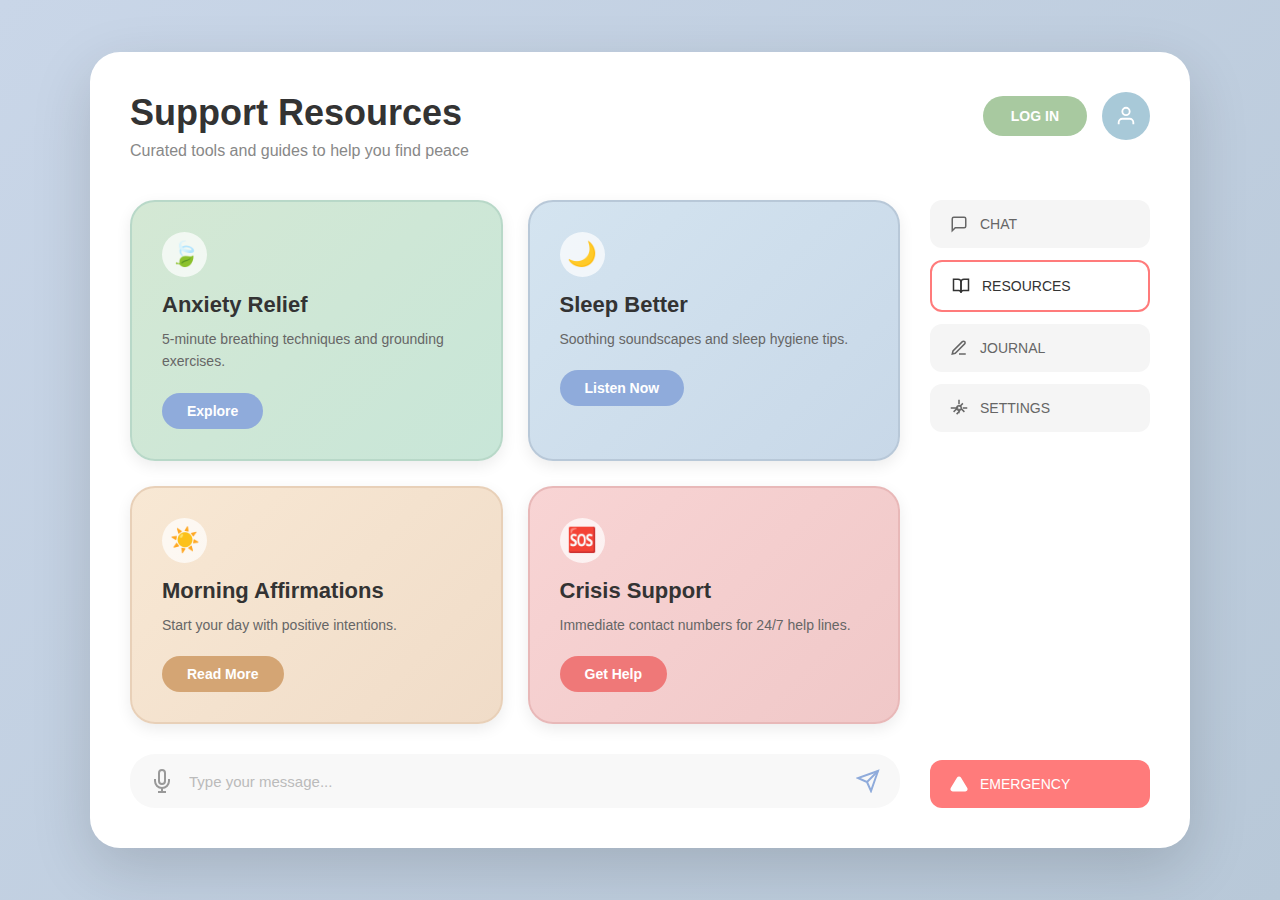
<file: resources.html>
<!DOCTYPE html>
<html lang="en">

<head>
    <meta charset="UTF-8">
    <meta name="viewport" content="width=device-width, initial-scale=1.0">
    <title>Support Resources - MindBloom</title>
    <style>
        * {
            margin: 0;
            padding: 0;
            box-sizing: border-box;
        }

        body {
            font-family: 'Segoe UI', Tahoma, Geneva, Verdana, sans-serif;
            background: linear-gradient(135deg, #c9d6e8 0%, #b8c8d8 100%);
            min-height: 100vh;
            display: flex;
            align-items: center;
            justify-content: center;
            padding: 20px;
        }

        .container {
            background: #ffffff;
            border-radius: 30px;
            box-shadow: 0 20px 60px rgba(0, 0, 0, 0.15);
            max-width: 1100px;
            width: 100%;
            padding: 40px;
        }

        .header {
            display: flex;
            justify-content: space-between;
            align-items: flex-start;
            margin-bottom: 40px;
        }

        .title-section h1 {
            font-size: 36px;
            font-weight: 700;
            color: #333;
            margin-bottom: 8px;
        }

        .title-section p {
            font-size: 16px;
            color: #888;
        }

        .header-buttons {
            display: flex;
            gap: 15px;
            align-items: center;
        }

        .login-btn {
            background: #a8c9a0;
            color: white;
            padding: 12px 28px;
            border: none;
            border-radius: 25px;
            font-size: 14px;
            font-weight: 600;
            cursor: pointer;
            transition: all 0.3s ease;
        }

        .login-btn:hover {
            transform: translateY(-2px);
            box-shadow: 0 5px 15px rgba(168, 201, 160, 0.4);
        }

        .profile-btn {
            width: 48px;
            height: 48px;
            background: #a8c9d8;
            border-radius: 50%;
            display: flex;
            align-items: center;
            justify-content: center;
            cursor: pointer;
            transition: all 0.3s ease;
            border: none;
        }

        .profile-btn:hover {
            transform: scale(1.1);
        }

        .main-content {
            display: flex;
            gap: 30px;
        }

        .resources-section {
            flex: 1;
        }

        .resources-grid {
            display: grid;
            grid-template-columns: repeat(2, 1fr);
            gap: 25px;
            margin-bottom: 30px;
        }

        .resource-card {
            padding: 30px;
            border-radius: 25px;
            box-shadow: 0 5px 15px rgba(0, 0, 0, 0.08);
            transition: all 0.3s ease;
            cursor: pointer;
            position: relative;
        }

        .resource-card:hover {
            transform: translateY(-5px);
            box-shadow: 0 10px 25px rgba(0, 0, 0, 0.15);
        }

        .resource-card.anxiety {
            background: linear-gradient(135deg, #d4e8d4 0%, #c8e6d8 100%);
            border: 2px solid #b8d8c8;
        }

        .resource-card.sleep {
            background: linear-gradient(135deg, #d4e4f0 0%, #c8d8e8 100%);
            border: 2px solid #b8c8d8;
        }

        .resource-card.affirmations {
            background: linear-gradient(135deg, #f8e8d4 0%, #f0dcc8 100%);
            border: 2px solid #e8d0b8;
        }

        .resource-card.crisis {
            background: linear-gradient(135deg, #f8d4d4 0%, #f0c8c8 100%);
            border: 2px solid #e8b8b8;
        }

        .resource-icon {
            width: 45px;
            height: 45px;
            background: rgba(255, 255, 255, 0.7);
            border-radius: 50%;
            display: flex;
            align-items: center;
            justify-content: center;
            font-size: 24px;
            margin-bottom: 15px;
        }

        .resource-card h3 {
            font-size: 22px;
            font-weight: 600;
            color: #333;
            margin-bottom: 10px;
        }

        .resource-card p {
            font-size: 14px;
            color: #666;
            line-height: 1.6;
            margin-bottom: 20px;
        }

        .resource-btn {
            padding: 10px 25px;
            border: none;
            border-radius: 20px;
            font-size: 14px;
            font-weight: 600;
            cursor: pointer;
            transition: all 0.3s ease;
        }

        .resource-btn.explore {
            background: #8fabdb;
            color: white;
        }

        .resource-btn.listen {
            background: #8fabdb;
            color: white;
        }

        .resource-btn.read {
            background: #d4a574;
            color: white;
        }

        .resource-btn.help {
            background: #ef7878;
            color: white;
        }

        .resource-btn:hover {
            transform: translateY(-2px);
            box-shadow: 0 5px 15px rgba(0, 0, 0, 0.2);
        }

        .sidebar {
            width: 220px;
            display: flex;
            flex-direction: column;
            gap: 12px;
        }

        .sidebar-item {
            background: #f5f5f5;
            padding: 15px 20px;
            border-radius: 12px;
            display: flex;
            align-items: center;
            gap: 12px;
            cursor: pointer;
            transition: all 0.3s ease;
            font-size: 14px;
            color: #666;
            font-weight: 500;
        }

        .sidebar-item:hover {
            background: #e8e8e8;
            transform: translateX(-5px);
        }

        .sidebar-item.active {
            background: #fff;
            border: 2px solid #ff7b7b;
            color: #333;
        }

        .sidebar-item.emergency {
            background: #ff7b7b;
            color: white;
            margin-top: auto;
        }

        .sidebar-item.emergency:hover {
            background: #ff6565;
        }

        .icon {
            width: 18px;
            height: 18px;
        }

        .input-area {
            display: flex;
            align-items: center;
            gap: 15px;
            background: #f8f8f8;
            padding: 15px 20px;
            border-radius: 25px;
            margin-top: 20px;
        }

        .mic-icon {
            width: 24px;
            height: 24px;
            color: #999;
            cursor: pointer;
        }

        .input-field {
            flex: 1;
            border: none;
            outline: none;
            font-size: 15px;
            color: #555;
            background: transparent;
        }

        .input-field::placeholder {
            color: #bbb;
        }

        .send-icon {
            width: 24px;
            height: 24px;
            color: #8fabdb;
            cursor: pointer;
            transition: transform 0.3s ease;
        }

        .send-icon:hover {
            transform: translateX(3px);
        }

        /* Modal Styles */
        .modal {
            display: none;
            position: fixed;
            top: 0;
            left: 0;
            width: 100%;
            height: 100%;
            background: rgba(0, 0, 0, 0.5);
            z-index: 1000;
            align-items: center;
            justify-content: center;
        }

        .modal.show {
            display: flex;
        }

        .modal-content {
            background: white;
            padding: 40px;
            border-radius: 25px;
            max-width: 600px;
            width: 90%;
            max-height: 80vh;
            overflow-y: auto;
            box-shadow: 0 20px 60px rgba(0, 0, 0, 0.3);
        }

        .modal-header {
            display: flex;
            justify-content: space-between;
            align-items: center;
            margin-bottom: 20px;
        }

        .modal-header h2 {
            font-size: 28px;
            color: #333;
        }

        .close-btn {
            font-size: 32px;
            color: #999;
            cursor: pointer;
            border: none;
            background: none;
            line-height: 1;
        }

        .close-btn:hover {
            color: #333;
        }

        .tip-item {
            background: #f8f8f8;
            padding: 20px;
            border-radius: 15px;
            margin-bottom: 15px;
            border-left: 4px solid #8fabdb;
        }

        .tip-item h4 {
            font-size: 18px;
            color: #333;
            margin-bottom: 8px;
        }

        .tip-item p {
            font-size: 14px;
            color: #666;
            line-height: 1.6;
        }

        @media (max-width: 968px) {
            .main-content {
                flex-direction: column-reverse;
            }

            .sidebar {
                width: 100%;
                flex-direction: row;
                flex-wrap: wrap;
            }

            .sidebar-item {
                flex: 1;
                min-width: 140px;
            }

            .sidebar-item.emergency {
                margin-top: 0;
            }

            .resources-grid {
                grid-template-columns: 1fr;
            }
        }

        @media (max-width: 600px) {
            .container {
                padding: 25px;
            }

            .title-section h1 {
                font-size: 28px;
            }
        }
    </style>
</head>

<body>
    <div class="container">
        <div class="header">
            <div class="title-section">
                <h1>Support Resources</h1>
                <p>Curated tools and guides to help you find peace</p>
            </div>
            <div class="header-buttons">
                <button class="login-btn">LOG IN</button>
                <button class="profile-btn">
                    <svg width="22" height="22" viewBox="0 0 24 24" fill="none" stroke="white" stroke-width="2">
                        <path d="M20 21v-2a4 4 0 0 0-4-4H8a4 4 0 0 0-4 4v2"></path>
                        <circle cx="12" cy="7" r="4"></circle>
                    </svg>
                </button>
            </div>
        </div>

        <div class="main-content">
            <div class="resources-section">
                <div class="resources-grid">
                    <div class="resource-card anxiety" onclick="openModal('anxiety')">
                        <div class="resource-icon">🍃</div>
                        <h3>Anxiety Relief</h3>
                        <p>5-minute breathing techniques and grounding exercises.</p>
                        <button class="resource-btn explore">Explore</button>
                    </div>

                    <div class="resource-card sleep" onclick="openModal('sleep')">
                        <div class="resource-icon">🌙</div>
                        <h3>Sleep Better</h3>
                        <p>Soothing soundscapes and sleep hygiene tips.</p>
                        <button class="resource-btn listen">Listen Now</button>
                    </div>

                    <div class="resource-card affirmations" onclick="openModal('affirmations')">
                        <div class="resource-icon">☀️</div>
                        <h3>Morning Affirmations</h3>
                        <p>Start your day with positive intentions.</p>
                        <button class="resource-btn read">Read More</button>
                    </div>

                    <div class="resource-card crisis" onclick="openModal('crisis')">
                        <div class="resource-icon">🆘</div>
                        <h3>Crisis Support</h3>
                        <p>Immediate contact numbers for 24/7 help lines.</p>
                        <button class="resource-btn help">Get Help</button>
                    </div>
                </div>

                <div class="input-area">
                    <svg class="mic-icon" viewBox="0 0 24 24" fill="none" stroke="currentColor" stroke-width="2">
                        <path d="M12 1a3 3 0 0 0-3 3v8a3 3 0 0 0 6 0V4a3 3 0 0 0-3-3z"></path>
                        <path d="M19 10v2a7 7 0 0 1-14 0v-2"></path>
                        <line x1="12" y1="19" x2="12" y2="23"></line>
                        <line x1="8" y1="23" x2="16" y2="23"></line>
                    </svg>
                    <input type="text" class="input-field" placeholder="Type your message...">
                    <svg class="send-icon" viewBox="0 0 24 24" fill="none" stroke="currentColor" stroke-width="2">
                        <line x1="22" y1="2" x2="11" y2="13"></line>
                        <polygon points="22 2 15 22 11 13 2 9 22 2"></polygon>
                    </svg>
                </div>
            </div>

            <div class="sidebar">
                <div class="sidebar-item">
                    <svg class="icon" viewBox="0 0 24 24" fill="none" stroke="currentColor" stroke-width="2">
                        <path d="M21 15a2 2 0 0 1-2 2H7l-4 4V5a2 2 0 0 1 2-2h14a2 2 0 0 1 2 2z"></path>
                    </svg>
                    <span>CHAT</span>
                </div>
                <div class="sidebar-item active">
                    <svg class="icon" viewBox="0 0 24 24" fill="none" stroke="currentColor" stroke-width="2">
                        <path d="M2 3h6a4 4 0 0 1 4 4v14a3 3 0 0 0-3-3H2z"></path>
                        <path d="M22 3h-6a4 4 0 0 0-4 4v14a3 3 0 0 1 3-3h7z"></path>
                    </svg>
                    <span>RESOURCES</span>
                </div>
                <div class="sidebar-item">
                    <svg class="icon" viewBox="0 0 24 24" fill="none" stroke="currentColor" stroke-width="2">
                        <path d="M12 20h9"></path>
                        <path d="M16.5 3.5a2.121 2.121 0 0 1 3 3L7 19l-4 1 1-4L16.5 3.5z"></path>
                    </svg>
                    <span>JOURNAL</span>
                </div>
                <div class="sidebar-item">
                    <svg class="icon" viewBox="0 0 24 24" fill="none" stroke="currentColor" stroke-width="2">
                        <circle cx="12" cy="12" r="3"></circle>
                        <path
                            d="M12 1v6m0 6v6m5.2-13.2l-4.2 4.2m0 6l-4.2 4.2M23 12h-6m-6 0H1m18.2 5.2l-4.2-4.2m-6 0l-4.2 4.2">
                        </path>
                    </svg>
                    <span>SETTINGS</span>
                </div>
                <div class="sidebar-item emergency" onclick="openModal('crisis')">
                    <svg class="icon" viewBox="0 0 24 24" fill="white" stroke="white" stroke-width="2">
                        <path
                            d="M10.29 3.86L1.82 18a2 2 0 0 0 1.71 3h16.94a2 2 0 0 0 1.71-3L13.71 3.86a2 2 0 0 0-3.42 0z">
                        </path>
                        <line x1="12" y1="9" x2="12" y2="13"></line>
                        <line x1="12" y1="17" x2="12.01" y2="17"></line>
                    </svg>
                    <span>EMERGENCY</span>
                </div>
            </div>
        </div>
    </div>

    <!-- Modals -->
    <div id="anxietyModal" class="modal">
        <div class="modal-content">
            <div class="modal-header">
                <h2>🍃 Anxiety Relief Tips</h2>
                <button class="close-btn" onclick="closeModal('anxietyModal')">&times;</button>
            </div>
            <div class="tip-item">
                <h4>4-7-8 Breathing Technique</h4>
                <p>Breathe in for 4 seconds, hold for 7 seconds, exhale for 8 seconds. Repeat 4 times to calm your
                    nervous system.</p>
            </div>
            <div class="tip-item">
                <h4>5-4-3-2-1 Grounding Exercise</h4>
                <p>Name 5 things you see, 4 things you can touch, 3 things you hear, 2 things you smell, and 1 thing you
                    taste.</p>
            </div>
            <div class="tip-item">
                <h4>Progressive Muscle Relaxation</h4>
                <p>Tense and relax each muscle group starting from your toes to your head. Hold tension for 5 seconds,
                    then release.</p>
            </div>
            <div class="tip-item">
                <h4>Box Breathing</h4>
                <p>Inhale for 4 counts, hold for 4, exhale for 4, hold for 4. Visualize tracing a box as you breathe.
                </p>
            </div>
            <div class="tip-item">
                <h4>Mindful Walking</h4>
                <p>Take a 5-minute walk focusing on each step, the sensation of your feet touching the ground, and your
                    surroundings.</p>
            </div>
        </div>
    </div>

    <div id="sleepModal" class="modal">
        <div class="modal-content">
            <div class="modal-header">
                <h2>🌙 Sleep Better Tips</h2>
                <button class="close-btn" onclick="closeModal('sleepModal')">&times;</button>
            </div>
            <div class="tip-item">
                <h4>Consistent Sleep Schedule</h4>
                <p>Go to bed and wake up at the same time every day, even on weekends. This regulates your body's
                    internal clock.</p>
            </div>
            <div class="tip-item">
                <h4>Create a Bedtime Routine</h4>
                <p>Develop relaxing pre-sleep rituals like reading, gentle stretching, or listening to calming music 30
                    minutes before bed.</p>
            </div>
            <div class="tip-item">
                <h4>Optimize Your Sleep Environment</h4>
                <p>Keep your bedroom cool (60-67°F), dark, and quiet. Use blackout curtains and white noise if needed.
                </p>
            </div>
            <div class="tip-item">
                <h4>Limit Screen Time</h4>
                <p>Avoid screens 1-2 hours before bed. Blue light suppresses melatonin production and disrupts sleep
                    patterns.</p>
            </div>
            <div class="tip-item">
                <h4>Body Scan Meditation</h4>
                <p>Lie down and mentally scan your body from toes to head, releasing tension in each area as you go.</p>
            </div>
        </div>
    </div>

    <div id="affirmationsModal" class="modal">
        <div class="modal-content">
            <div class="modal-header">
                <h2>☀️ Morning Affirmations</h2>
                <button class="close-btn" onclick="closeModal('affirmationsModal')">&times;</button>
            </div>
            <div class="tip-item">
                <h4>"I am capable and strong"</h4>
                <p>Remind yourself of your inner strength and ability to handle whatever the day brings.</p>
            </div>
            <div class="tip-item">
                <h4>"Today is full of possibilities"</h4>
                <p>Open your mind to the opportunities and positive experiences that await you.</p>
            </div>
            <div class="tip-item">
                <h4>"I choose peace and calmness"</h4>
                <p>Set an intention to respond to challenges with grace and composure.</p>
            </div>
            <div class="tip-item">
                <h4>"I am worthy of good things"</h4>
                <p>Acknowledge your inherent value and deserve happiness and success.</p>
            </div>
            <div class="tip-item">
                <h4>"I release what I cannot control"</h4>
                <p>Let go of worries about things outside your influence and focus on what you can change.</p>
            </div>
            <div class="tip-item">
                <h4>"I am grateful for this new day"</h4>
                <p>Start with gratitude for the opportunity to experience life and grow.</p>
            </div>
        </div>
    </div>

    <div id="crisisModal" class="modal">
        <div class="modal-content">
            <div class="modal-header">
                <h2>🆘 Crisis Support</h2>
                <button class="close-btn" onclick="closeModal('crisisModal')">&times;</button>
            </div>
            <div class="tip-item">
                <h4>National Suicide Prevention Lifeline</h4>
                <p><strong>988</strong> - Available 24/7 for free and confidential support for people in distress.</p>
            </div>
            <div class="tip-item">
                <h4>Crisis Text Line</h4>
                <p><strong>Text HOME to 741741</strong> - Connect with a crisis counselor via text message, 24/7.</p>
            </div>
            <div class="tip-item">
                <h4>SAMHSA National Helpline</h4>
                <p><strong>1-800-662-4357</strong> - Treatment referral and information service for mental health and
                    substance abuse.</p>
            </div>
            <div class="tip-item">
                <h4>Veterans Crisis Line</h4>
                <p><strong>1-800-273-8255 (Press 1)</strong> - Specialized support for veterans and their families.</p>
            </div>
            <div class="tip-item">
                <h4>Emergency Services</h4>
                <p><strong>911</strong> - For immediate life-threatening emergencies, don't hesitate to call.</p>
            </div>
            <div class="tip-item">
                <h4>Remember</h4>
                <p>You are not alone. Help is available 24/7. Your life matters, and there are people who care about
                    you.</p>
            </div>
        </div>
    </div>

    <script>
        function openModal(type) {
            const modals = {
                'anxiety': 'anxietyModal',
                'sleep': 'sleepModal',
                'affirmations': 'affirmationsModal',
                'crisis': 'crisisModal'
            };

            const modalId = modals[type];
            if (modalId) {
                document.getElementById(modalId).classList.add('show');
            }
        }

        function closeModal(modalId) {
            document.getElementById(modalId).classList.remove('show');
        }

        // Close modal when clicking outside
        window.onclick = function (event) {
            if (event.target.classList.contains('modal')) {
                event.target.classList.remove('show');
            }
        }

        // Sidebar navigation
        document.querySelectorAll('.sidebar-item:not(.emergency)').forEach(item => {
            item.addEventListener('click', function () {
                const text = this.textContent.trim();
                if (text !== 'RESOURCES') {
                    console.log('Navigating to: ' + text);
                    alert('Navigating to ' + text + ' page...');
                }
            });
        });

        // Input area functionality
        const sendIcon = document.querySelector('.send-icon');
        const inputField = document.querySelector('.input-field');

        sendIcon.addEventListener('click', function () {
            if (inputField.value.trim()) {
                alert('Message sent: ' + inputField.value);
                inputField.value = '';
            }
        });

        inputField.addEventListener('keypress', function (e) {
            if (e.key === 'Enter' && inputField.value.trim()) {
                alert('Message sent: ' + inputField.value);
                inputField.value = '';
            }
        });

        // Login button
        document.querySelector('.login-btn').addEventListener('click', function () {
            alert('Redirecting to login page...');
        });

        // Profile button
        document.querySelector('.profile-btn').addEventListener('click', function () {
            alert('Opening profile...');
        });
        function goChat() {
            window.location.href = "index.html";
        }

        function goJournal() {
            window.location.href = "journal.html";
        }

        function goSettings() {
            window.location.href = "account.html";
        }

        function goLogin() {
            window.location.href = "login.html";
        }
    </script>
</body>

</html>
</file>
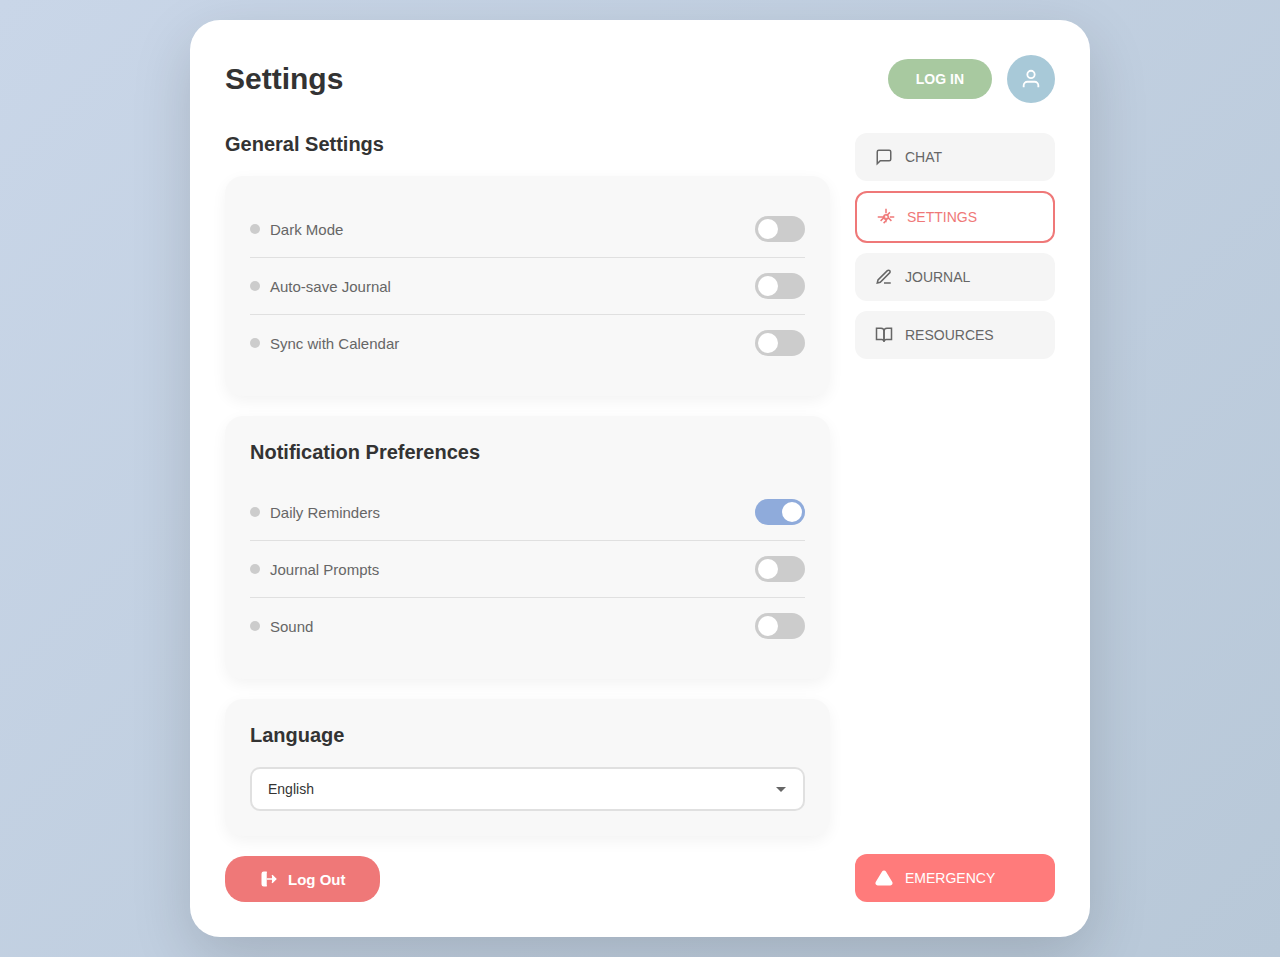
<file: setting.html>
<!DOCTYPE html>
<html lang="en">

<head>
    <meta charset="UTF-8">
    <meta name="viewport" content="width=device-width, initial-scale=1.0">
    <title>Settings - MindBloom</title>
    <style>
        * {
            margin: 0;
            padding: 0;
            box-sizing: border-box;
        }

        :root {
            --bg-gradient: linear-gradient(135deg, #c9d6e8 0%, #b8c8d8 100%);
            --card-bg: #f8f8f8;
            --white: #ffffff;
            --text: #333;
            --text-secondary: #666;
            --border: #e0e0e0;
        }

        body {
            font-family: 'Segoe UI', Tahoma, Geneva, Verdana, sans-serif;
            background: var(--bg-gradient);
            min-height: 100vh;
            display: flex;
            align-items: center;
            justify-content: center;
            padding: 20px;
            transition: all 0.3s ease;
        }

        body.dark {
            --bg-gradient: linear-gradient(135deg, #1a1a2e 0%, #16213e 100%);
            --card-bg: #2a2a3e;
            --white: #1e1e2e;
            --text: #f5f5f5;
            --text-secondary: #aaa;
            --border: #3a3a4e;
        }

        .container {
            background: var(--white);
            border-radius: 30px;
            box-shadow: 0 20px 60px rgba(0, 0, 0, 0.15);
            max-width: 900px;
            width: 100%;
            padding: 35px;
        }

        .header {
            display: flex;
            justify-content: space-between;
            align-items: center;
            margin-bottom: 30px;
        }

        .title {
            font-size: 30px;
            font-weight: 700;
            color: var(--text);
        }

        .header-buttons {
            display: flex;
            gap: 15px;
            align-items: center;
        }

        .login-btn {
            background: #a8c9a0;
            color: white;
            padding: 12px 28px;
            border: none;
            border-radius: 25px;
            font-size: 14px;
            font-weight: 600;
            cursor: pointer;
            transition: all 0.3s ease;
        }

        .login-btn:hover {
            transform: translateY(-2px);
            box-shadow: 0 5px 15px rgba(168, 201, 160, 0.4);
        }

        .profile-btn {
            width: 48px;
            height: 48px;
            background: #a8c9d8;
            border-radius: 50%;
            display: flex;
            align-items: center;
            justify-content: center;
            cursor: pointer;
            transition: all 0.3s ease;
            border: none;
        }

        .profile-btn:hover {
            transform: scale(1.1);
        }

        .main-content {
            display: flex;
            gap: 25px;
        }

        .settings-section {
            flex: 1;
        }

        .section-title {
            font-size: 20px;
            font-weight: 600;
            color: var(--text);
            margin-bottom: 20px;
        }

        .settings-card {
            background: var(--card-bg);
            padding: 25px;
            border-radius: 18px;
            box-shadow: 0 5px 15px rgba(0, 0, 0, 0.05);
            margin-bottom: 20px;
        }

        .settings-row {
            display: flex;
            justify-content: space-between;
            align-items: center;
            padding: 15px 0;
            border-bottom: 1px solid var(--border);
        }

        .settings-row:last-child {
            border-bottom: none;
        }

        .settings-label {
            color: var(--text-secondary);
            font-size: 15px;
            display: flex;
            align-items: center;
            gap: 10px;
        }

        .settings-label::before {
            content: '';
            width: 10px;
            height: 10px;
            background: #ccc;
            border-radius: 50%;
        }

        /* Toggle Switch */
        .toggle-switch {
            position: relative;
            width: 50px;
            height: 26px;
            background: #ccc;
            border-radius: 13px;
            cursor: pointer;
            transition: background 0.3s ease;
        }

        .toggle-switch.active {
            background: #8fabdb;
        }

        .toggle-slider {
            position: absolute;
            top: 3px;
            left: 3px;
            width: 20px;
            height: 20px;
            background: white;
            border-radius: 50%;
            transition: transform 0.3s ease;
        }

        .toggle-switch.active .toggle-slider {
            transform: translateX(24px);
        }

        .language-select {
            width: 100%;
            padding: 12px 16px;
            border: 2px solid var(--border);
            border-radius: 10px;
            font-size: 14px;
            background: var(--white);
            color: var(--text);
            cursor: pointer;
            appearance: none;
            background-image: url("data:image/svg+xml,%3Csvg xmlns='http://www.w3.org/2000/svg' width='12' height='12' viewBox='0 0 12 12'%3E%3Cpath fill='%23666' d='M6 9L1 4h10z'/%3E%3C/svg%3E");
            background-repeat: no-repeat;
            background-position: right 16px center;
            transition: all 0.3s ease;
        }

        .language-select:focus {
            outline: none;
            border-color: #8fabdb;
        }

        .logout-btn {
            background: #ef7878;
            color: white;
            padding: 14px 35px;
            border: none;
            border-radius: 20px;
            font-size: 15px;
            font-weight: 600;
            cursor: pointer;
            transition: all 0.3s ease;
            display: flex;
            align-items: center;
            gap: 10px;
            margin-top: 20px;
        }

        .logout-btn:hover {
            background: #e66565;
            transform: translateY(-2px);
            box-shadow: 0 5px 15px rgba(239, 120, 120, 0.4);
        }

        .sidebar {
            width: 200px;
            display: flex;
            flex-direction: column;
            gap: 10px;
        }

        .sidebar-item {
            background: #f5f5f5;
            padding: 15px 20px;
            border-radius: 12px;
            display: flex;
            align-items: center;
            gap: 12px;
            cursor: pointer;
            transition: all 0.3s ease;
            font-size: 14px;
            color: #666;
            font-weight: 500;
        }

        .sidebar-item:hover {
            background: #e8e8e8;
            transform: translateX(-5px);
        }

        .sidebar-item.active {
            background: #fff;
            border: 2px solid #ef7878;
            color: #ef7878;
        }

        .sidebar-item.emergency {
            background: #ff7b7b;
            color: white;
            margin-top: auto;
        }

        .sidebar-item.emergency:hover {
            background: #ff6565;
        }

        .icon {
            width: 18px;
            height: 18px;
        }

        @media (max-width: 968px) {
            .main-content {
                flex-direction: column-reverse;
            }

            .sidebar {
                width: 100%;
                flex-direction: row;
                flex-wrap: wrap;
            }

            .sidebar-item {
                flex: 1;
                min-width: 140px;
            }

            .sidebar-item.emergency {
                margin-top: 0;
            }
        }

        @media (max-width: 600px) {
            .container {
                padding: 25px;
            }

            .title {
                font-size: 24px;
            }
        }
    </style>
</head>

<body>
    <div class="container">
        <div class="header">
            <h1 class="title" id="title">Settings</h1>
            <div class="header-buttons">
                <button class="login-btn">LOG IN</button>
                <button class="profile-btn">
                    <svg width="22" height="22" viewBox="0 0 24 24" fill="none" stroke="white" stroke-width="2">
                        <path d="M20 21v-2a4 4 0 0 0-4-4H8a4 4 0 0 0-4 4v2"></path>
                        <circle cx="12" cy="7" r="4"></circle>
                    </svg>
                </button>
            </div>
        </div>

        <div class="main-content">
            <div class="settings-section">
                <h2 class="section-title" id="general">General Settings</h2>

                <!-- General Settings Card -->
                <div class="settings-card">
                    <div class="settings-row">
                        <span class="settings-label" id="dark">Dark Mode</span>
                        <div class="toggle-switch" id="darkToggle" onclick="darkMode()">
                            <div class="toggle-slider"></div>
                        </div>
                    </div>
                    <div class="settings-row">
                        <span class="settings-label" id="auto">Auto-save Journal</span>
                        <div class="toggle-switch" onclick="toggleSwitch(this)">
                            <div class="toggle-slider"></div>
                        </div>
                    </div>
                    <div class="settings-row">
                        <span class="settings-label" id="sync">Sync with Calendar</span>
                        <div class="toggle-switch" onclick="toggleSwitch(this)">
                            <div class="toggle-slider"></div>
                        </div>
                    </div>
                </div>

                <!-- Notification Preferences Card -->
                <div class="settings-card">
                    <h3 class="section-title" id="notifTitle">Notification Preferences</h3>
                    <div class="settings-row">
                        <span class="settings-label" id="dailyReminders">Daily Reminders</span>
                        <div class="toggle-switch active" onclick="toggleSwitch(this)">
                            <div class="toggle-slider"></div>
                        </div>
                    </div>
                    <div class="settings-row">
                        <span class="settings-label" id="journalPrompts">Journal Prompts</span>
                        <div class="toggle-switch" onclick="toggleSwitch(this)">
                            <div class="toggle-slider"></div>
                        </div>
                    </div>
                    <div class="settings-row">
                        <span class="settings-label" id="sound">Sound</span>
                        <div class="toggle-switch" onclick="toggleSwitch(this)">
                            <div class="toggle-slider"></div>
                        </div>
                    </div>
                </div>

                <!-- Language Card -->
                <div class="settings-card">
                    <h3 class="section-title" id="lang">Language</h3>
                    <select class="language-select" id="languageSelect" onchange="changeLang(this.value)">
                        <option value="en">English</option>
                        <option value="hi">हिंदी (Hindi)</option>
                        <option value="es">Español (Spanish)</option>
                        <option value="fr">Français (French)</option>
                        <option value="de">Deutsch (German)</option>
                    </select>
                </div>

                <!-- Logout Button -->
                <button class="logout-btn" onclick="logout()" id="logoutBtn">
                    <svg width="18" height="18" viewBox="0 0 24 24" fill="white" stroke="white" stroke-width="2">
                        <path d="M9 21H5a2 2 0 0 1-2-2V5a2 2 0 0 1 2-2h4"></path>
                        <polyline points="16 17 21 12 16 7"></polyline>
                        <line x1="21" y1="12" x2="9" y2="12"></line>
                    </svg>
                    Log Out
                </button>
            </div>

            <div class="sidebar">
                <div class="sidebar-item" onclick="goChat()">
                    <svg class="icon" viewBox="0 0 24 24" fill="none" stroke="currentColor" stroke-width="2">
                        <path d="M21 15a2 2 0 0 1-2 2H7l-4 4V5a2 2 0 0 1 2-2h14a2 2 0 0 1 2 2z"></path>
                    </svg>
                    <span>CHAT</span>
                </div>
                <div class="sidebar-item active">
                    <svg class="icon" viewBox="0 0 24 24" fill="none" stroke="currentColor" stroke-width="2">
                        <circle cx="12" cy="12" r="3"></circle>
                        <path
                            d="M12 1v6m0 6v6m5.2-13.2l-4.2 4.2m0 6l-4.2 4.2M23 12h-6m-6 0H1m18.2 5.2l-4.2-4.2m-6 0l-4.2 4.2">
                        </path>
                    </svg>
                    <span>SETTINGS</span>
                </div>
                <div class="sidebar-item" onclick="goJournal()">
                    <svg class="icon" viewBox="0 0 24 24" fill="none" stroke="currentColor" stroke-width="2">
                        <path d="M12 20h9"></path>
                        <path d="M16.5 3.5a2.121 2.121 0 0 1 3 3L7 19l-4 1 1-4L16.5 3.5z"></path>
                    </svg>
                    <span>JOURNAL</span>
                </div>
                <div class="sidebar-item" onclick="goResources()">
                    <svg class="icon" viewBox="0 0 24 24" fill="none" stroke="currentColor" stroke-width="2">
                        <path d="M2 3h6a4 4 0 0 1 4 4v14a3 3 0 0 0-3-3H2z"></path>
                        <path d="M22 3h-6a4 4 0 0 0-4 4v14a3 3 0 0 1 3-3h7z"></path>
                    </svg>
                    <span>RESOURCES</span>
                </div>
                <div class="sidebar-item emergency" onclick="emergencyHelp()">
                    <svg class="icon" viewBox="0 0 24 24" fill="white" stroke="white" stroke-width="2">
                        <path
                            d="M10.29 3.86L1.82 18a2 2 0 0 0 1.71 3h16.94a2 2 0 0 0 1.71-3L13.71 3.86a2 2 0 0 0-3.42 0z">
                        </path>
                        <line x1="12" y1="9" x2="12" y2="13"></line>
                        <line x1="12" y1="17" x2="12.01" y2="17"></line>
                    </svg>
                    <span>EMERGENCY</span>
                </div>
            </div>
        </div>
    </div>

    <script>
        // Toggle Switch
        function toggleSwitch(element) {
            element.classList.toggle('active');
            const label = element.parentElement.querySelector('.settings-label').textContent;
            const status = element.classList.contains('active') ? 'enabled' : 'disabled';
            console.log(`${label}: ${status}`);
        }

        // Dark Mode
        function darkMode() {
            document.body.classList.toggle('dark');
            document.getElementById('darkToggle').classList.toggle('active');

            const isDark = document.body.classList.contains('dark');
            localStorage.setItem('theme', isDark ? 'dark' : 'light');
        }

        // Load Theme
        if (localStorage.getItem('theme') === 'dark') {
            document.body.classList.add('dark');
            document.getElementById('darkToggle').classList.add('active');
        }

        // Language Translations
        const text = {
            en: {
                title: "Settings",
                general: "General Settings",
                dark: "Dark Mode",
                auto: "Auto-save Journal",
                sync: "Sync with Calendar",
                notifTitle: "Notification Preferences",
                dailyReminders: "Daily Reminders",
                journalPrompts: "Journal Prompts",
                sound: "Sound",
                lang: "Language",
                logout: "Log Out"
            },
            hi: {
                title: "सेटिंग्स",
                general: "सामान्य सेटिंग्स",
                dark: "डार्क मोड",
                auto: "ऑटो-सेव जर्नल",
                sync: "कैलेंडर से सिंक करें",
                notifTitle: "सूचना प्राथमिकताएं",
                dailyReminders: "दैनिक अनुस्मारक",
                journalPrompts: "जर्नल संकेत",
                sound: "ध्वनि",
                lang: "भाषा",
                logout: "लॉग आउट"
            },
            es: {
                title: "Configuración",
                general: "Configuración General",
                dark: "Modo Oscuro",
                auto: "Auto-guardar Diario",
                sync: "Sincronizar con Calendario",
                notifTitle: "Preferencias de Notificación",
                dailyReminders: "Recordatorios Diarios",
                journalPrompts: "Indicaciones de Diario",
                sound: "Sonido",
                lang: "Idioma",
                logout: "Cerrar Sesión"
            },
            fr: {
                title: "Paramètres",
                general: "Paramètres Généraux",
                dark: "Mode Sombre",
                auto: "Sauvegarde Auto Journal",
                sync: "Synchroniser avec Calendrier",
                notifTitle: "Préférences de Notification",
                dailyReminders: "Rappels Quotidiens",
                journalPrompts: "Invites de Journal",
                sound: "Son",
                lang: "Langue",
                logout: "Se Déconnecter"
            },
            de: {
                title: "Einstellungen",
                general: "Allgemeine Einstellungen",
                dark: "Dunkler Modus",
                auto: "Journal Auto-Speichern",
                sync: "Mit Kalender Synchronisieren",
                notifTitle: "Benachrichtigungseinstellungen",
                dailyReminders: "Tägliche Erinnerungen",
                journalPrompts: "Tagebuch-Eingabeaufforderungen",
                sound: "Ton",
                lang: "Sprache",
                logout: "Abmelden"
            }
        };

        function changeLang(l) {
            document.getElementById("title").innerText = text[l].title;
            document.getElementById("general").innerText = text[l].general;
            document.getElementById("dark").innerText = text[l].dark;
            document.getElementById("auto").innerText = text[l].auto;
            document.getElementById("sync").innerText = text[l].sync;
            document.getElementById("notifTitle").innerText = text[l].notifTitle;
            document.getElementById("dailyReminders").innerText = text[l].dailyReminders;
            document.getElementById("journalPrompts").innerText = text[l].journalPrompts;
            document.getElementById("sound").innerText = text[l].sound;
            document.getElementById("lang").innerText = text[l].lang;
            document.getElementById("logoutBtn").innerHTML = `
                <svg width="18" height="18" viewBox="0 0 24 24" fill="white" stroke="white" stroke-width="2">
                    <path d="M9 21H5a2 2 0 0 1-2-2V5a2 2 0 0 1 2-2h4"></path>
                    <polyline points="16 17 21 12 16 7"></polyline>
                    <line x1="21" y1="12" x2="9" y2="12"></line>
                </svg>
                ${text[l].logout}
            `;
        }

        // Navigation
        function goChat() {
            alert('Navigating to Chat...');
            window.location.href = "index.html";
        }

        function goResources() {
            alert('Navigating to Resources...');
            window.location.href = "resources.html";
        }

        function goJournal() {
            alert('Navigating to Journal...');
            window.location.href = "journal.html";
        }

        function emergencyHelp() {
            alert('Emergency support is being contacted. Help is on the way.');
        }

        function logout() {
            if (confirm('Are you sure you want to log out?')) {
                alert('Logged out successfully!');
                window.location.href = "login.html";
            }
        }

        // Login Button
        document.querySelector('.login-btn').addEventListener('click', function () {
            alert('Redirecting to login page...');
        });

        // Profile Button
        document.querySelector('.profile-btn').addEventListener('click', function () {
            alert('Opening profile...');
        });
    </script>
</body>

</html>
</file>
